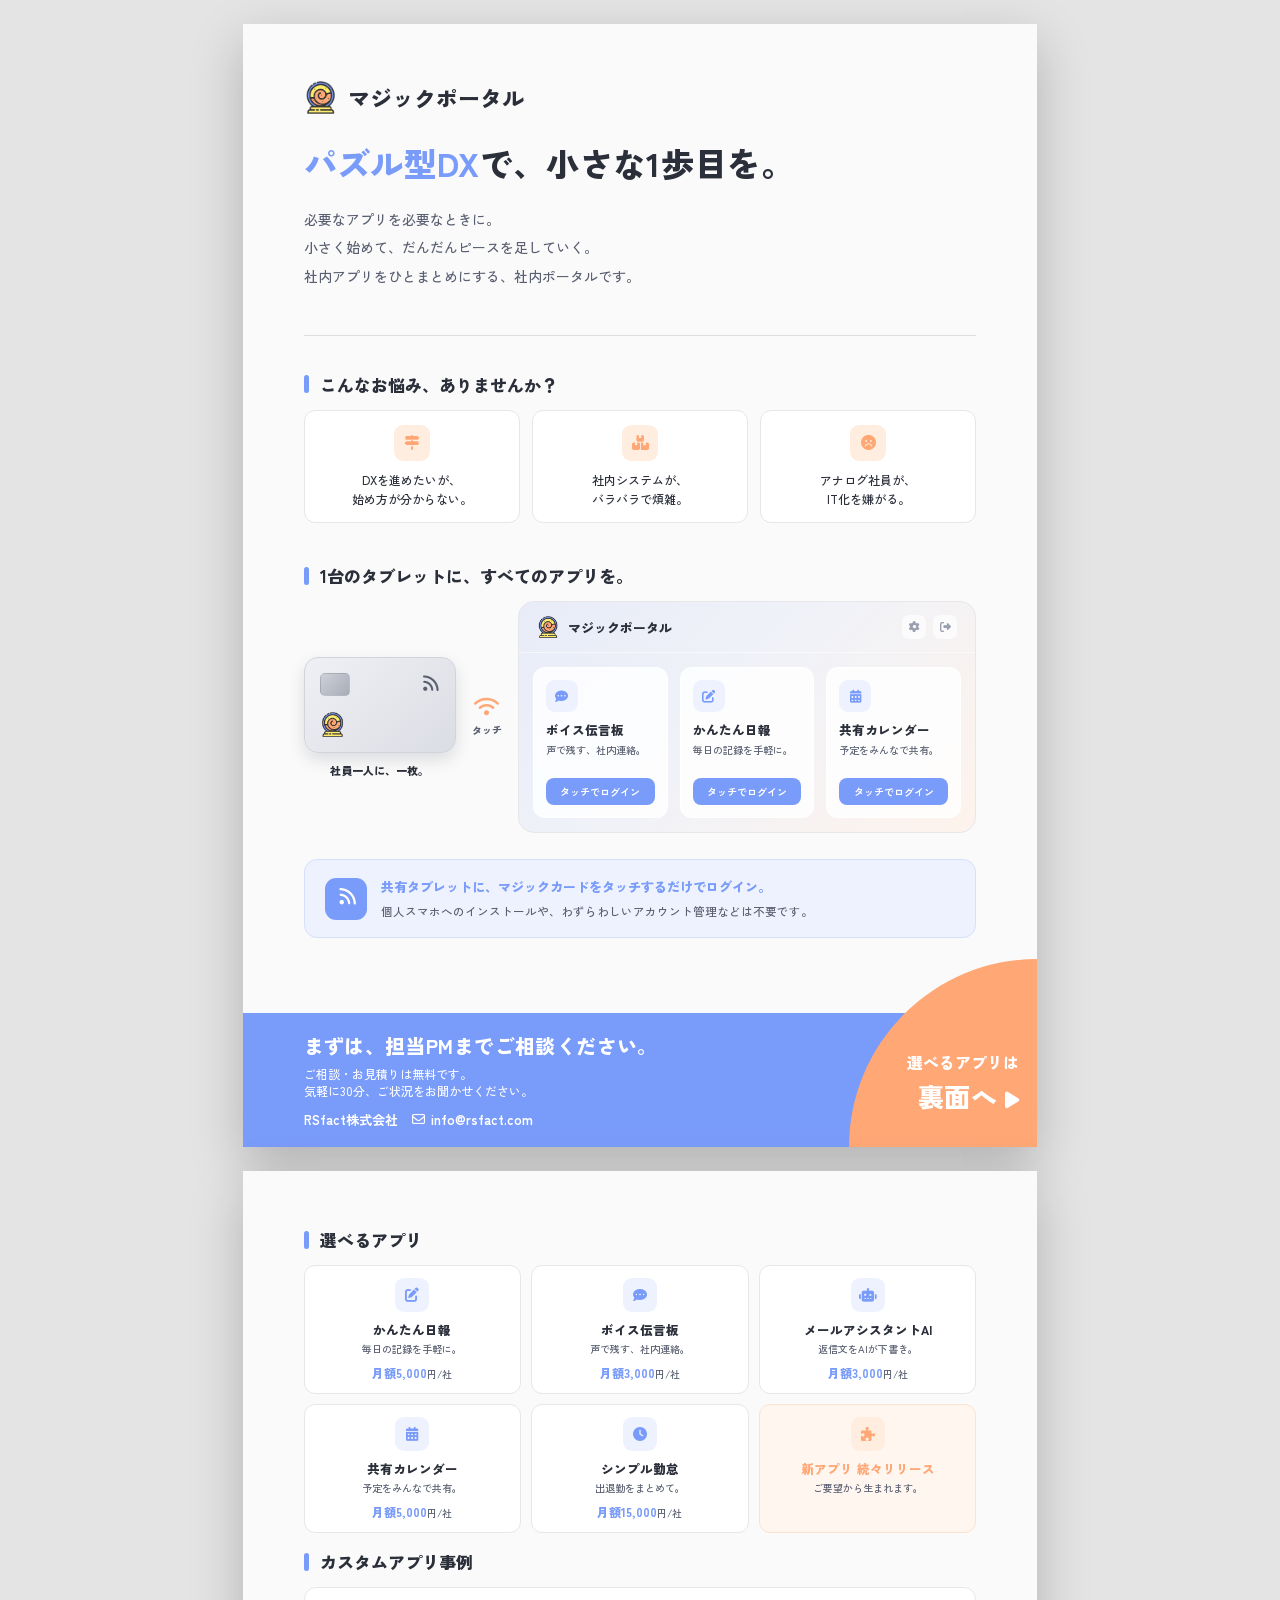
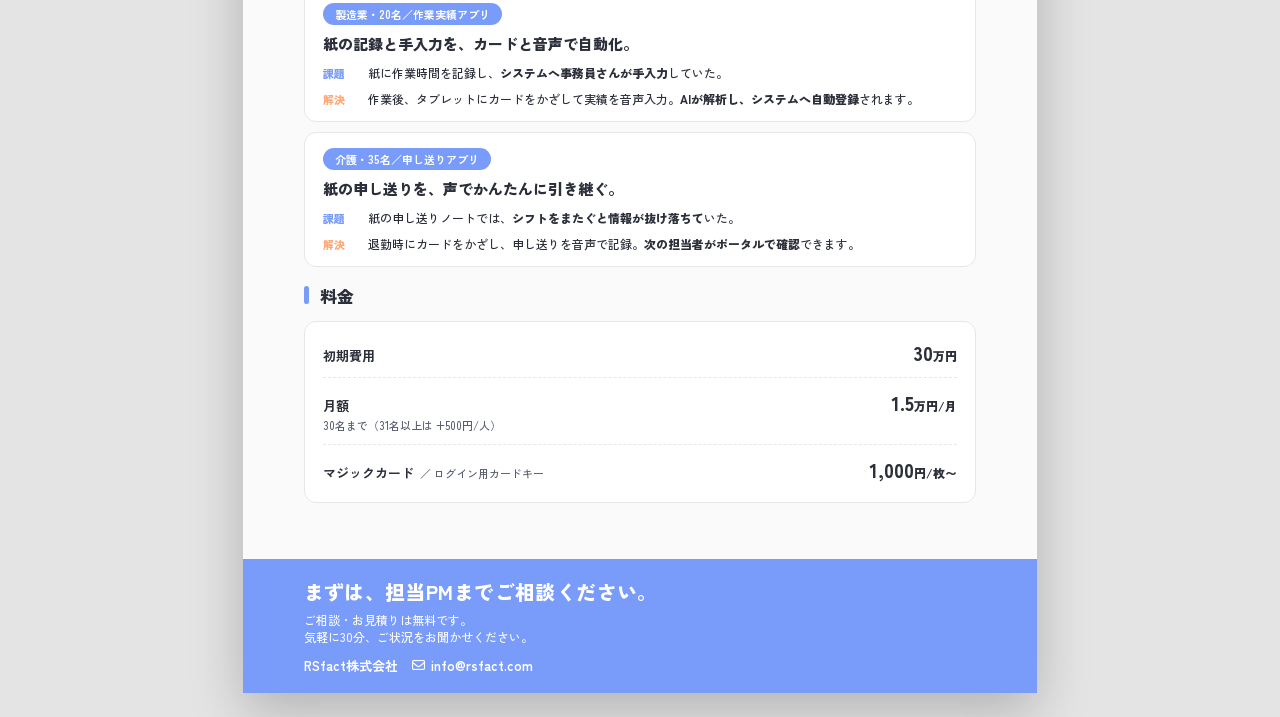
<file: sales/flyer/index.html>
<!DOCTYPE html>
<!--
# チラシ制作ガイドライン v1.0.0

## 姿勢
* 指示にないものを足さない。指示されたものを引かない。迷ったら、短く返して確認する。
* 指示にない要素やコピーを追加しない。
* 不確実な箇所、補完した箇所、削った箇所は明示する。

## 言葉
* 指定がなければ、日本語のみで組む。FEATURE、ABOUT、、PRICINGのような英文小見出しを勝手に添えない。意味がなく、可読性を落とす工夫は、害悪である。
* 助詞・副詞の余計な追加と重複をしない。

## デザイン
* プロのデザイナーが手がけた印象を目指す。信頼性は高く、無駄はない。
* 余白を広く、階層は書体のサイズと太さで作る。
* カードの上辺カラーバー、グロー、装飾的シャドウ、汎用的グラデーション、英文の飾り見出しなど、AI が手癖で出しがちな表現を避ける。
* 印刷物として違和感のない仕上げにする（背景色は print-color-adjust: exact）。
* キャラクター・人物イラストは原則使わない。

## 出力
* A4 両面、1 つの HTML に 1~2 枚の sheet を入れて印刷前提で組む。

## バージョン管理
* チラシのタイトルは「名称_vX.X.X」の形式で Semantic Versioning に従う。構成変更で major、内容追加・変更で minor、文言や微調整で patch を上げる。
* このガイドライン自体も Semantic Versioning で管理し、同じ bump ルールに従う。
* ガイドライン自体のバージョンと、チラシ本体のバージョンは無関係である。
-->
<html lang="ja">
<head>
<meta charset="UTF-8">
<meta name="viewport" content="width=device-width, initial-scale=1.0">
<title>マジックポータル_チラシ_v1.1.0</title>
<link rel="stylesheet" href="https://cdnjs.cloudflare.com/ajax/libs/font-awesome/6.5.2/css/all.min.css">
<link rel="preconnect" href="https://fonts.googleapis.com">
<link rel="preconnect" href="https://fonts.gstatic.com" crossorigin>
<link href="https://fonts.googleapis.com/css2?family=Zen+Kaku+Gothic+New:wght@400;500;700;900&display=swap" rel="stylesheet">
<style>
  :root{
    --color-primary:#799BF9;
    --color-accent:#FFA775;
    --bg:#FAFAFA;
    --ink:#2B2F3A;
    --ink-soft:#5A6071;
    --line:#E7E7EA;
  }
  *{margin:0;padding:0;box-sizing:border-box;}
  html,body{background:#E4E4E4;}
  @page{ size:A4; margin:0; }
  body{
    font-family:"Zen Kaku Gothic New",sans-serif;color:var(--ink);font-weight:500;
    display:flex;flex-direction:column;align-items:center;gap:24px;
    padding:24px;-webkit-font-smoothing:antialiased;
    -webkit-print-color-adjust:exact;print-color-adjust:exact;
  }
  .sheet{
    position:relative;width:210mm;height:297mm;background:var(--bg);
    overflow:hidden;box-shadow:0 18px 50px rgba(0,0,0,.22);
    padding:14mm 16mm 0;display:flex;flex-direction:column;
  }

  .sec-h{font-size:17px;font-weight:900;margin-bottom:13px;display:flex;align-items:center;gap:11px;}
  .sec-h::before{content:"";width:5px;height:18px;border-radius:3px;background:var(--color-primary);}

  /* ===== hero ===== */
  .hero{margin-top:4px;}
  .title-row{display:flex;align-items:center;gap:11px;}
  .title-row .logo{height:33px;width:auto;object-fit:contain;flex-shrink:0;display:block;}
  .title-row h1{font-size:22px;font-weight:900;line-height:1;}
  .catch{margin-top:26px;}
  .catch .copy{font-size:33px;font-weight:900;line-height:1.42;letter-spacing:.01em;}
  .catch .copy .hl{color:var(--color-primary);}
  .catch .lead{margin-top:18px;font-size:14px;color:var(--ink-soft);font-weight:500;line-height:2.05;}

  .divider{height:1px;background:#DEDEE3;margin:44px 0 36px;}

  /* ===== worries ===== */
  .worries{margin-top:0;}
  .grid3{display:grid;grid-template-columns:repeat(3,1fr);gap:12px;}
  .worry{background:#fff;border:1px solid var(--line);border-radius:11px;padding:14px;text-align:center;}
  .worry .ic{width:36px;height:36px;border-radius:9px;display:grid;place-items:center;margin:0 auto 9px;
    background:#FFEDE0;color:var(--color-accent);font-size:15px;}
  .worry p{font-size:12px;line-height:1.6;font-weight:500;}

  /* ===== mock (実画面イメージ) ===== */
  .mock-wrap{margin-top:40px;}
  .mock-row{display:flex;align-items:center;gap:16px;}
  .keycard{flex-shrink:0;width:152px;}
  .card-face{aspect-ratio:1.586;border-radius:14px;padding:15px;color:var(--ink-soft);
    background:linear-gradient(140deg,#EFF0F4 0%,#DBDDE4 100%);border:1px solid #D2D4DC;
    display:flex;flex-direction:column;justify-content:space-between;
    box-shadow:0 7px 16px rgba(45,51,72,.14);}
  .card-face .cf-top{display:flex;align-items:center;justify-content:space-between;}
  .card-face .chip{width:30px;height:23px;border-radius:5px;
    background:linear-gradient(135deg,#CDD0D8,#A9ADB8);border:1px solid rgba(45,51,72,.08);}
  .card-face .cf-top i{font-size:17px;transform:rotate(45deg);}
  .card-face .cf-bot{display:flex;align-items:flex-end;}
  .card-face .cf-bot img{height:25px;width:auto;object-fit:contain;}
  .keycard .kc-cap{text-align:center;font-size:11px;font-weight:900;margin-top:9px;}
  .touch{flex-shrink:0;display:flex;flex-direction:column;align-items:center;gap:5px;
    color:var(--color-accent);}
  .touch i{font-size:20px;}
  .touch span{font-size:10px;font-weight:900;color:var(--ink-soft);}
  .mock{flex:1;border:1px solid var(--line);border-radius:16px;overflow:hidden;
    background:linear-gradient(135deg,#E8ECF8 0%,#F0F2F8 45%,#FEF3EC 100%);}
  .mock-bar{display:flex;align-items:center;justify-content:space-between;
    padding:13px 18px;border-bottom:1px solid rgba(255,255,255,.6);}
  .mock-bar .brand{display:flex;align-items:center;gap:9px;font-size:13px;font-weight:900;}
  .mock-bar .brand img{width:22px;height:22px;object-fit:contain;}
  .mock-bar .acts{display:flex;gap:7px;color:#9AA0B0;font-size:11px;}
  .mock-bar .acts span{width:24px;height:24px;border-radius:7px;background:rgba(255,255,255,.7);
    display:grid;place-items:center;}
  .mock-grid{display:grid;grid-template-columns:repeat(3,1fr);gap:12px;padding:14px;}
  .mcard{background:rgba(255,255,255,.82);border:1px solid rgba(255,255,255,.7);
    border-radius:12px;padding:12px;display:flex;flex-direction:column;}
  .mcard .ico{width:32px;height:32px;border-radius:9px;display:grid;place-items:center;
    background:#EEF2FE;color:var(--color-primary);font-size:13px;margin-bottom:8px;}
  .mcard .nm{font-size:12.5px;font-weight:900;}
  .mcard .ds{font-size:10px;color:var(--ink-soft);line-height:1.5;margin-top:3px;min-height:26px;}
  .mcard .go{margin-top:10px;text-align:center;font-size:10px;font-weight:700;color:#fff;
    background:var(--color-primary);border-radius:8px;padding:6px 0;white-space:nowrap;}
  .mock-note{margin-top:26px;display:flex;align-items:center;gap:14px;
    background:#EEF2FE;border:1px solid #D7E0FB;border-radius:13px;padding:16px 20px;}
  .mock-note .ic{width:42px;height:42px;border-radius:11px;flex-shrink:0;display:grid;place-items:center;
    background:var(--color-primary);color:#fff;font-size:18px;}
  .mock-note .ic i{transform:rotate(45deg);}
  .mock-note p{font-size:13px;line-height:1.75;font-weight:700;}
  .mock-note p .hl{color:var(--color-primary);font-weight:900;}
  .mock-note p small{display:block;font-size:11.5px;color:var(--ink-soft);font-weight:500;margin-top:2px;}

  /* CTA footer */
  .cta{margin-top:auto;margin-left:-16mm;margin-right:-16mm;
    background:var(--color-primary);color:#fff;padding:18px 16mm;}
  .cta h4{font-size:20px;font-weight:900;letter-spacing:.02em;}
  .cta .lead-p{font-size:12px;margin-top:5px;opacity:.95;}
  .cta .contact{font-size:13px;font-weight:700;margin-top:11px;display:flex;align-items:center;}
  .cta .contact i{margin:0 6px 0 14px;font-weight:400;}

  /* quarter-circle 裏面誘導 */
  .flip{position:absolute;right:0;bottom:0;width:188px;height:188px;
    background:var(--color-accent);border-top-left-radius:100%;}
  .flip .inner{position:absolute;right:18px;bottom:34px;text-align:right;color:#fff;}
  .flip .inner .l1,.flip .inner .l2{display:block;white-space:nowrap;font-weight:900;}
  .flip .inner .l1{font-size:16px;line-height:1.4;}
  .flip .inner .l2{line-height:1.3;margin-top:5px;}
  .flip .inner .big{font-size:26px;letter-spacing:.01em;}
  .flip .inner .l2 i{margin-left:8px;font-size:19px;}

  /* ===== back: official apps ===== */
  .off-grid{display:grid;grid-template-columns:repeat(3,1fr);gap:10px;margin-top:6px;}
  .oapp{background:#fff;border:1px solid var(--line);border-radius:11px;padding:12px;text-align:center;}
  .oapp .ic{width:34px;height:34px;border-radius:9px;display:grid;place-items:center;margin:0 auto 8px;
    background:#EEF2FE;color:var(--color-primary);font-size:14px;}
  .oapp .nm{font-size:12.5px;font-weight:900;}
  .oapp .ds{font-size:10px;color:var(--ink-soft);margin-top:3px;line-height:1.4;}
  .oapp .pr{margin-top:8px;font-size:12px;font-weight:900;color:var(--color-primary);}
  .oapp .pr small{font-weight:500;color:var(--ink-soft);font-size:10px;}
  .oapp.soon{background:#F4F4F6;border-style:dashed;}
  .oapp.soon .ic{background:#E7E7EA;color:#A9ADB8;}
  .oapp.soon .nm,.oapp.soon .ds{color:#A9ADB8;}
  .oapp.more{background:#FFF6EF;border-color:#FFE2CC;}
  .oapp.more .ic{background:#FFEDE0;color:var(--color-accent);}
  .oapp.more .nm{color:var(--color-accent);}

  /* back: custom cases */
  .cases{display:flex;flex-direction:column;gap:10px;margin-top:6px;}
  .case{background:#fff;border:1px solid var(--line);border-radius:12px;padding:12px 18px;}
  .case .chip{display:inline-block;font-size:11px;font-weight:700;color:#fff;background:var(--color-primary);
    padding:3px 12px;border-radius:20px;margin-bottom:8px;}
  .case h3{font-size:15px;font-weight:900;margin-bottom:9px;}
  .case .row{display:flex;gap:11px;margin-bottom:6px;}
  .case .row:last-child{margin-bottom:0;}
  .case .row .t{flex-shrink:0;width:34px;font-size:11px;font-weight:900;color:var(--color-primary);padding-top:2px;}
  .case .row.eff .t{color:var(--color-accent);}
  .case .row p{font-size:12px;line-height:1.65;color:var(--ink);}
  .case .row p b{font-weight:900;}

  /* price */
  .sim{background:#fff;border:1px solid var(--line);border-radius:12px;padding:6px 18px 8px;margin-top:6px;}
  .sim-row{display:flex;justify-content:space-between;align-items:baseline;gap:14px;
    padding:11px 0;border-top:1px dashed var(--line);}
  .sim-row:first-child{border-top:none;}
  .sim-row .l{font-size:13px;font-weight:700;}
  .sim-row .l small{display:block;font-weight:500;color:var(--ink-soft);font-size:11px;margin-top:2px;}
  .sim-row .l small.inline{display:inline;margin:0 0 0 6px;}
  .sim-row .p{font-size:19px;font-weight:900;white-space:nowrap;color:var(--ink);}
  .sim-row .p small{font-size:12px;}

  @media print{
    html,body{background:#fff;}
    body{padding:0;gap:0;}
    .sheet{box-shadow:none;}
    .sheet.front{page-break-after:always;}
  }
</style>
</head>
<body>

  <!-- ============ FRONT ============ -->
  <div class="sheet front">
    <section class="hero">
      <div class="title-row">
        <img class="logo" src="../logo.png" alt="マジックポータル">
        <h1>マジックポータル</h1>
      </div>
      <div class="catch">
        <p class="copy"><span class="hl">パズル型DX</span>で、小さな1歩目を。</p>
        <p class="lead">必要なアプリを必要なときに。<br>小さく始めて、だんだんピースを足していく。<br>社内アプリをひとまとめにする、社内ポータルです。</p>
      </div>
    </section>

    <div class="divider"></div>

    <section class="worries">
      <h2 class="sec-h">こんなお悩み、ありませんか？</h2>
      <div class="grid3">
        <div class="worry">
          <div class="ic"><i class="fa-solid fa-signs-post"></i></div>
          <p>DXを進めたいが、<br>始め方が分からない。</p>
        </div>
        <div class="worry">
          <div class="ic"><i class="fa-solid fa-boxes-stacked"></i></div>
          <p>社内システムが、<br>バラバラで煩雑。</p>
        </div>
        <div class="worry">
          <div class="ic"><i class="fa-solid fa-face-frown"></i></div>
          <p>アナログ社員が、<br>IT化を嫌がる。</p>
        </div>
      </div>
    </section>

    <section class="mock-wrap">
      <h2 class="sec-h">1台のタブレットに、すべてのアプリを。</h2>
      <div class="mock-row">
        <div class="keycard">
          <div class="card-face">
            <div class="cf-top"><span class="chip"></span><i class="fa-solid fa-wifi"></i></div>
            <div class="cf-bot"><img src="../logo.png" alt=""></div>
          </div>
          <div class="kc-cap">社員一人に、一枚。</div>
        </div>
        <div class="touch"><i class="fa-solid fa-wifi"></i><span>タッチ</span></div>
        <div class="mock">
          <div class="mock-bar">
            <div class="brand"><img src="../logo.png" alt="">マジックポータル</div>
            <div class="acts"><span><i class="fa-solid fa-gear"></i></span><span><i class="fa-solid fa-right-from-bracket"></i></span></div>
          </div>
          <div class="mock-grid">
            <div class="mcard">
              <div class="ico"><i class="fa-solid fa-comment-dots"></i></div>
              <div class="nm">ボイス伝言板</div>
              <div class="ds">声で残す、社内連絡。</div>
              <div class="go">タッチでログイン</div>
            </div>
            <div class="mcard">
              <div class="ico"><i class="fa-solid fa-pen-to-square"></i></div>
              <div class="nm">かんたん日報</div>
              <div class="ds">毎日の記録を手軽に。</div>
              <div class="go">タッチでログイン</div>
            </div>
            <div class="mcard">
              <div class="ico"><i class="fa-solid fa-calendar-days"></i></div>
              <div class="nm">共有カレンダー</div>
              <div class="ds">予定をみんなで共有。</div>
              <div class="go">タッチでログイン</div>
            </div>
          </div>
        </div>
      </div>
      <div class="mock-note">
        <div class="ic"><i class="fa-solid fa-wifi"></i></div>
        <p><span class="hl">共有タブレットに、マジックカードをタッチするだけでログイン。</span><small>個人スマホへのインストールや、わずらわしいアカウント管理などは不要です。</small></p>
      </div>
    </section>

    <footer class="cta">
      <h4>まずは、担当PMまでご相談ください。</h4>
      <p class="lead-p">ご相談・お見積りは無料です。<br>気軽に30分、ご状況をお聞かせください。</p>
      <p class="contact"><span>RSfact株式会社</span><i class="fa-regular fa-envelope"></i><span>info@rsfact.com</span></p>
    </footer>

    <div class="flip">
      <div class="inner">
        <span class="l1">選べるアプリは</span>
        <span class="l2"><span class="big">裏面へ</span><i class="fa-solid fa-play"></i></span>
      </div>
    </div>
  </div>

  <!-- ============ BACK ============ -->
  <div class="sheet back">
    <section class="official">
      <h2 class="sec-h" style="margin-top:4px;">選べるアプリ</h2>
      <div class="off-grid">
        <div class="oapp">
          <div class="ic"><i class="fa-solid fa-pen-to-square"></i></div>
          <div class="nm">かんたん日報</div>
          <div class="ds">毎日の記録を手軽に。</div>
          <div class="pr">月額5,000<small>円/社</small></div>
        </div>
        <div class="oapp">
          <div class="ic"><i class="fa-solid fa-comment-dots"></i></div>
          <div class="nm">ボイス伝言板</div>
          <div class="ds">声で残す、社内連絡。</div>
          <div class="pr">月額3,000<small>円/社</small></div>
        </div>
        <div class="oapp">
          <div class="ic"><i class="fa-solid fa-robot"></i></div>
          <div class="nm">メールアシスタントAI</div>
          <div class="ds">返信文をAIが下書き。</div>
          <div class="pr">月額3,000<small>円/社</small></div>
        </div>
        <div class="oapp">
          <div class="ic"><i class="fa-solid fa-calendar-days"></i></div>
          <div class="nm">共有カレンダー</div>
          <div class="ds">予定をみんなで共有。</div>
          <div class="pr">月額5,000<small>円/社</small></div>
        </div>
        <div class="oapp">
          <div class="ic"><i class="fa-solid fa-clock"></i></div>
          <div class="nm">シンプル勤怠</div>
          <div class="ds">出退勤をまとめて。</div>
          <div class="pr">月額15,000<small>円/社</small></div>
        </div>
        <div class="oapp more">
          <div class="ic"><i class="fa-solid fa-puzzle-piece"></i></div>
          <div class="nm">新アプリ 続々リリース</div>
          <div class="ds">ご要望から生まれます。</div>
        </div>
      </div>
    </section>

    <section class="custom">
      <h2 class="sec-h" style="margin-top:16px;">カスタムアプリ事例</h2>
      <div class="cases">
        <div class="case">
          <span class="chip">製造業・20名／作業実績アプリ</span>
          <h3>紙の記録と手入力を、カードと音声で自動化。</h3>
          <div class="row"><span class="t">課題</span><p>紙に作業時間を記録し、<b>システムへ事務員さんが手入力</b>していた。</p></div>
          <div class="row eff"><span class="t">解決</span><p>作業後、タブレットにカードをかざして実績を音声入力。<b>AIが解析し、システムへ自動登録</b>されます。</p></div>
        </div>
        <div class="case">
          <span class="chip">介護・35名／申し送りアプリ</span>
          <h3>紙の申し送りを、声でかんたんに引き継ぐ。</h3>
          <div class="row"><span class="t">課題</span><p>紙の申し送りノートでは、<b>シフトをまたぐと情報が抜け落ちて</b>いた。</p></div>
          <div class="row eff"><span class="t">解決</span><p>退勤時にカードをかざし、申し送りを音声で記録。<b>次の担当者がポータルで確認</b>できます。</p></div>
        </div>
      </div>
    </section>

    <section class="price">
      <h2 class="sec-h" style="margin-top:16px;">料金</h2>
      <div class="sim">
        <div class="sim-row"><div class="l">初期費用</div><div class="p">30<small>万円</small></div></div>
        <div class="sim-row"><div class="l">月額<small>30名まで（31名以上は +500円/人）</small></div><div class="p">1.5<small>万円/月</small></div></div>
        <div class="sim-row"><div class="l">マジックカード<small class="inline">／ ログイン用カードキー</small></div><div class="p">1,000<small>円/枚〜</small></div></div>
      </div>
    </section>

    <footer class="cta">
      <h4>まずは、担当PMまでご相談ください。</h4>
      <p class="lead-p">ご相談・お見積りは無料です。<br>気軽に30分、ご状況をお聞かせください。</p>
      <p class="contact"><span>RSfact株式会社</span><i class="fa-regular fa-envelope"></i><span>info@rsfact.com</span></p>
    </footer>
  </div>

</body>
</html>
</file>
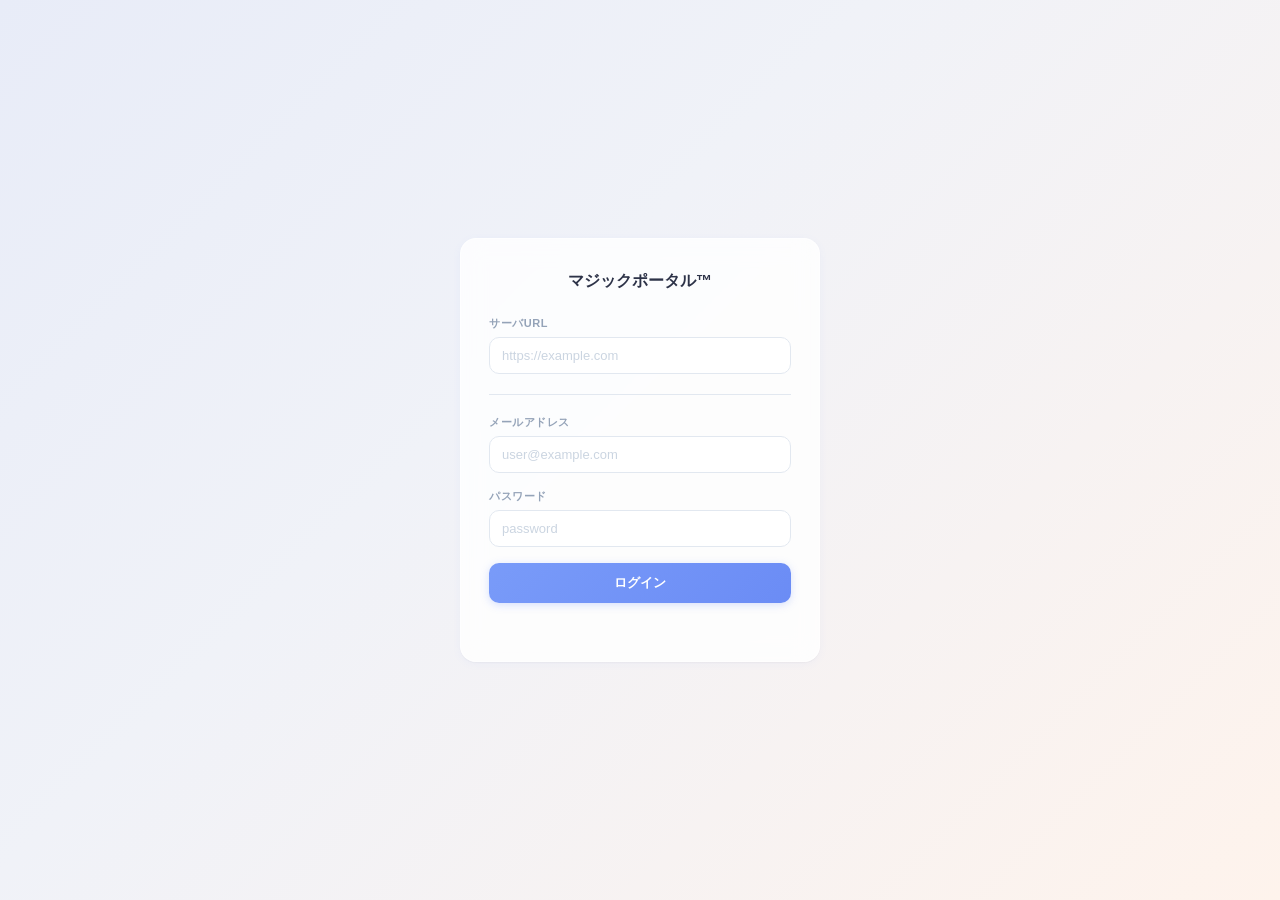
<file: frontend/chrome/login.html>
<!DOCTYPE html>
<html lang="ja">
<head>
  <meta charset="UTF-8">
  <title>マジックポータル™ ログイン</title>
  <link rel="stylesheet" href="https://cdnjs.cloudflare.com/ajax/libs/font-awesome/6.5.0/css/all.min.css" />
  <style>
    * { margin: 0; box-sizing: border-box; }
    body { min-height: 100vh; display: flex; align-items: center; justify-content: center; font-family: 'Segoe UI', sans-serif; background: linear-gradient(135deg, #e8ecf8 0%, #f0f2f8 40%, #fef3ec 100%); padding: 20px; }
    .card { width: 100%; max-width: 360px; background: rgba(255,255,255,.8); backdrop-filter: blur(12px); border: 1px solid rgba(255,255,255,.6); border-radius: 16px; padding: 32px 28px; box-shadow: 0 2px 8px rgba(121,155,249,.06), 0 1px 2px rgba(0,0,0,.04); }
    h1 { font-size: 16px; font-weight: 700; color: #2d3348; margin-bottom: 24px; text-align: center; }
    label { font-size: 11px; font-weight: 600; color: #94a3b8; text-transform: uppercase; letter-spacing: .05em; display: block; margin-bottom: 6px; }
    input { width: 100%; padding: 10px 12px; border: 1.5px solid #e2e8f0; border-radius: 10px; font-size: 13px; outline: none; color: #334155; transition: border-color .2s; }
    input::placeholder { color: #cbd5e1; }
    input:focus { border-color: #799BF9; }
    .row { margin-bottom: 16px; }
    .divider { border: none; border-top: 1px solid #e2e8f0; margin: 20px 0; }
    .btn { width: 100%; padding: 11px; border: none; border-radius: 10px; font-size: 13px; font-weight: 600; cursor: pointer; transition: transform .15s, box-shadow .25s, opacity .2s; }
    .btn-primary { background: linear-gradient(135deg, #799BF9, #6b8cf5); color: #fff; box-shadow: 0 2px 8px rgba(121,155,249,.3); }
    .btn-primary:hover { transform: translateY(-1px); box-shadow: 0 4px 16px rgba(121,155,249,.35); }
    .btn-primary:active { transform: translateY(0) scale(.98); }
    .status { font-size: 12px; margin-top: 12px; text-align: center; min-height: 1.2em; }
  </style>
</head>
<body>
  <div class="card">
    <h1>マジックポータル&trade;</h1>
    <div class="row">
      <label>サーバURL</label>
      <input type="text" id="baseUrl" placeholder="https://example.com">
    </div>
    <hr class="divider">
    <div class="row">
      <label>メールアドレス</label>
      <input type="email" id="email" placeholder="user@example.com">
    </div>
    <div class="row">
      <label>パスワード</label>
      <input type="password" id="password" placeholder="password">
    </div>
    <button class="btn btn-primary" id="save">ログイン</button>
    <div class="status" id="status"></div>
  </div>
  <script src="login.js"></script>
</body>
</html>
</file>
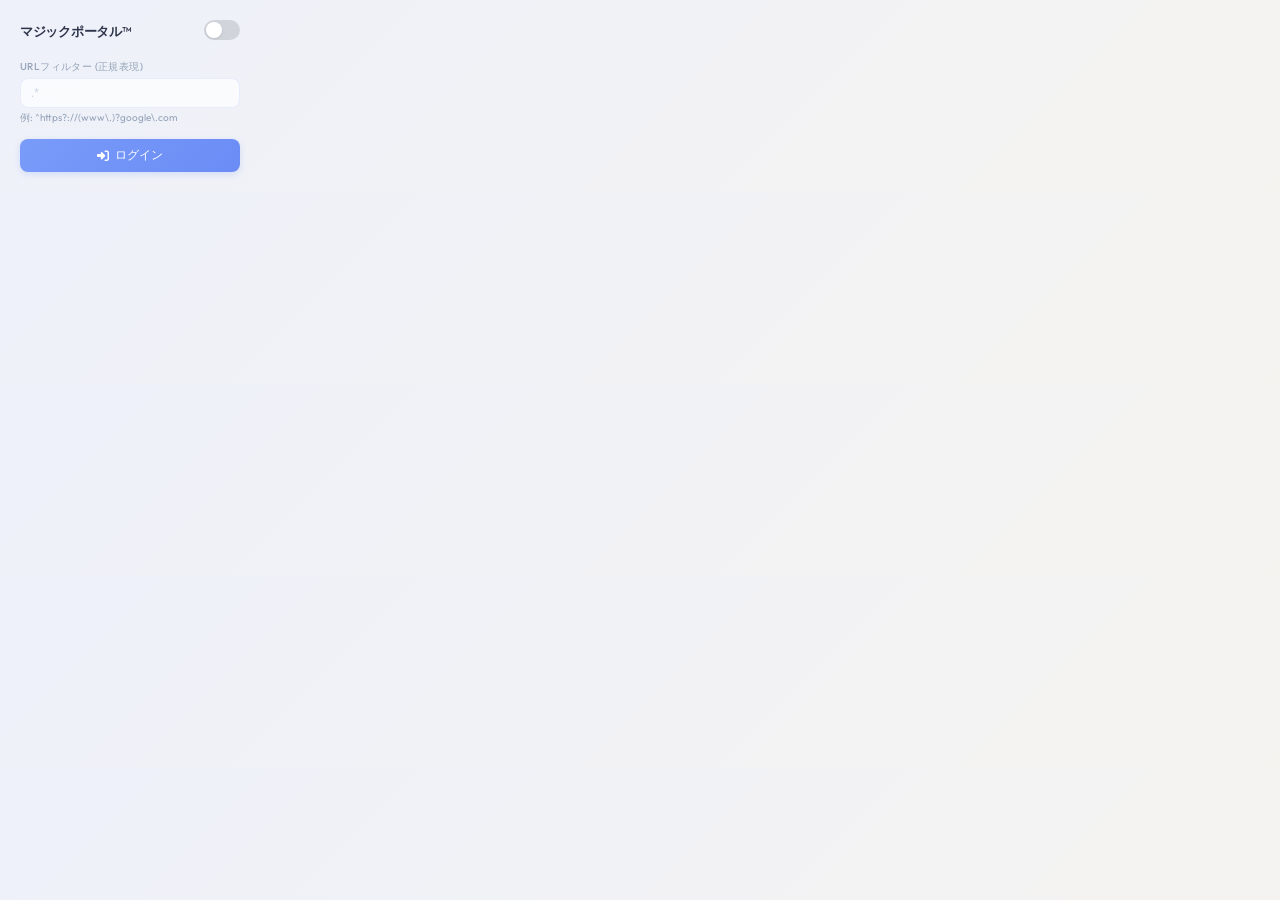
<file: frontend/chrome/popup.html>
<!DOCTYPE html>
<html lang="ja">
<head>
  <meta charset="UTF-8">
  <link rel="preconnect" href="https://fonts.googleapis.com">
  <link rel="preconnect" href="https://fonts.gstatic.com" crossorigin>
  <link href="https://fonts.googleapis.com/css2?family=Outfit:wght@400;500;600&display=swap" rel="stylesheet">
  <link rel="stylesheet" href="https://cdnjs.cloudflare.com/ajax/libs/font-awesome/6.5.0/css/all.min.css" />
  <style>
    * { margin: 0; box-sizing: border-box; }
    body { width: 260px; padding: 20px; font-family: 'Outfit', 'Segoe UI', sans-serif; background: linear-gradient(135deg, #eef1fa 0%, #f5f3f0 100%); }
    h1 { font-size: 13px; font-weight: 600; color: #2d3348; margin-bottom: 16px; display: flex; align-items: center; justify-content: space-between; letter-spacing: -.02em; }
    label { font-size: 10px; font-weight: 500; color: #94a3b8; text-transform: uppercase; letter-spacing: .04em; display: block; margin-bottom: 4px; }
    input[type="text"] { width: 100%; padding: 7px 10px; border: 1.5px solid rgba(121,155,249,.15); border-radius: 8px; font-size: 12px; outline: none; color: #334155; background: rgba(255,255,255,.7); backdrop-filter: blur(4px); transition: border-color .2s; }
    input[type="text"]::placeholder { color: #cbd5e1; }
    input[type="text"]:focus { border-color: #799BF9; }
    .hint { font-size: 10px; color: #94a3b8; margin-top: 3px; }
    .row { margin-bottom: 14px; }
    .toggle { position: relative; width: 36px; height: 20px; flex-shrink: 0; }
    .toggle input { display: none; }
    .toggle span { position: absolute; inset: 0; background: #d1d5db; border-radius: 10px; cursor: pointer; transition: background .2s; }
    .toggle span::after { content: ''; position: absolute; top: 2px; left: 2px; width: 16px; height: 16px; background: #fff; border-radius: 50%; transition: transform .2s; box-shadow: 0 1px 3px rgba(0,0,0,.1); }
    .toggle input:checked + span { background: #799BF9; }
    .toggle input:checked + span::after { transform: translateX(16px); }
    .divider { border: none; border-top: 1px solid rgba(121,155,249,.1); margin: 14px 0; }
    .btn { width: 100%; padding: 8px; border: none; border-radius: 8px; font-size: 12px; font-weight: 500; cursor: pointer; display: flex; align-items: center; justify-content: center; gap: 6px; font-family: inherit; transition: transform .15s, box-shadow .2s, opacity .2s; }
    .btn-primary { background: linear-gradient(135deg, #799BF9, #6b8cf5); color: #fff; box-shadow: 0 2px 6px rgba(121,155,249,.25); }
    .btn-primary:hover { transform: translateY(-1px); box-shadow: 0 3px 10px rgba(121,155,249,.3); }
    .btn-primary:active { transform: scale(.98); }
    .btn-outline { background: rgba(255,255,255,.6); color: #64748b; border: 1px solid rgba(121,155,249,.15); backdrop-filter: blur(4px); }
    .btn-outline:hover { background: rgba(255,255,255,.9); opacity: 1; }
    .btn-danger { background: rgba(255,255,255,.6); color: #FF5151; border: 1px solid rgba(255,81,81,.15); }
    .btn-danger:hover { background: rgba(255,241,241,.8); opacity: 1; }
    .btn + .btn { margin-top: 10px; }
    .status { font-size: 11px; margin-top: 6px; display: none; text-align: center; }
    .hidden { display: none; }
  </style>
</head>
<body>
  <h1>
    マジックポータル&trade;
    <label class="toggle"><input type="checkbox" id="enabled"><span></span></label>
  </h1>

  <div class="row">
    <label>URLフィルター (正規表現)</label>
    <input type="text" id="filter" placeholder=".*">
    <div class="hint">例: ^https?://(www\.)?google\.com</div>
  </div>

  <button id="goToWeb" class="btn btn-primary hidden">
    Web版に移動 <i class="fa-solid fa-arrow-up-right-from-square"></i>
  </button>
  <hr class="divider hidden" id="authDivider">
  <button id="logout" class="btn btn-danger hidden">ログアウト</button>
  <button id="goToLogin" class="btn btn-primary">
    <i class="fa-solid fa-right-to-bracket"></i> ログイン
  </button>

  <div class="status" id="status"></div>
  <script src="popup.js"></script>
</body>
</html>
</file>
